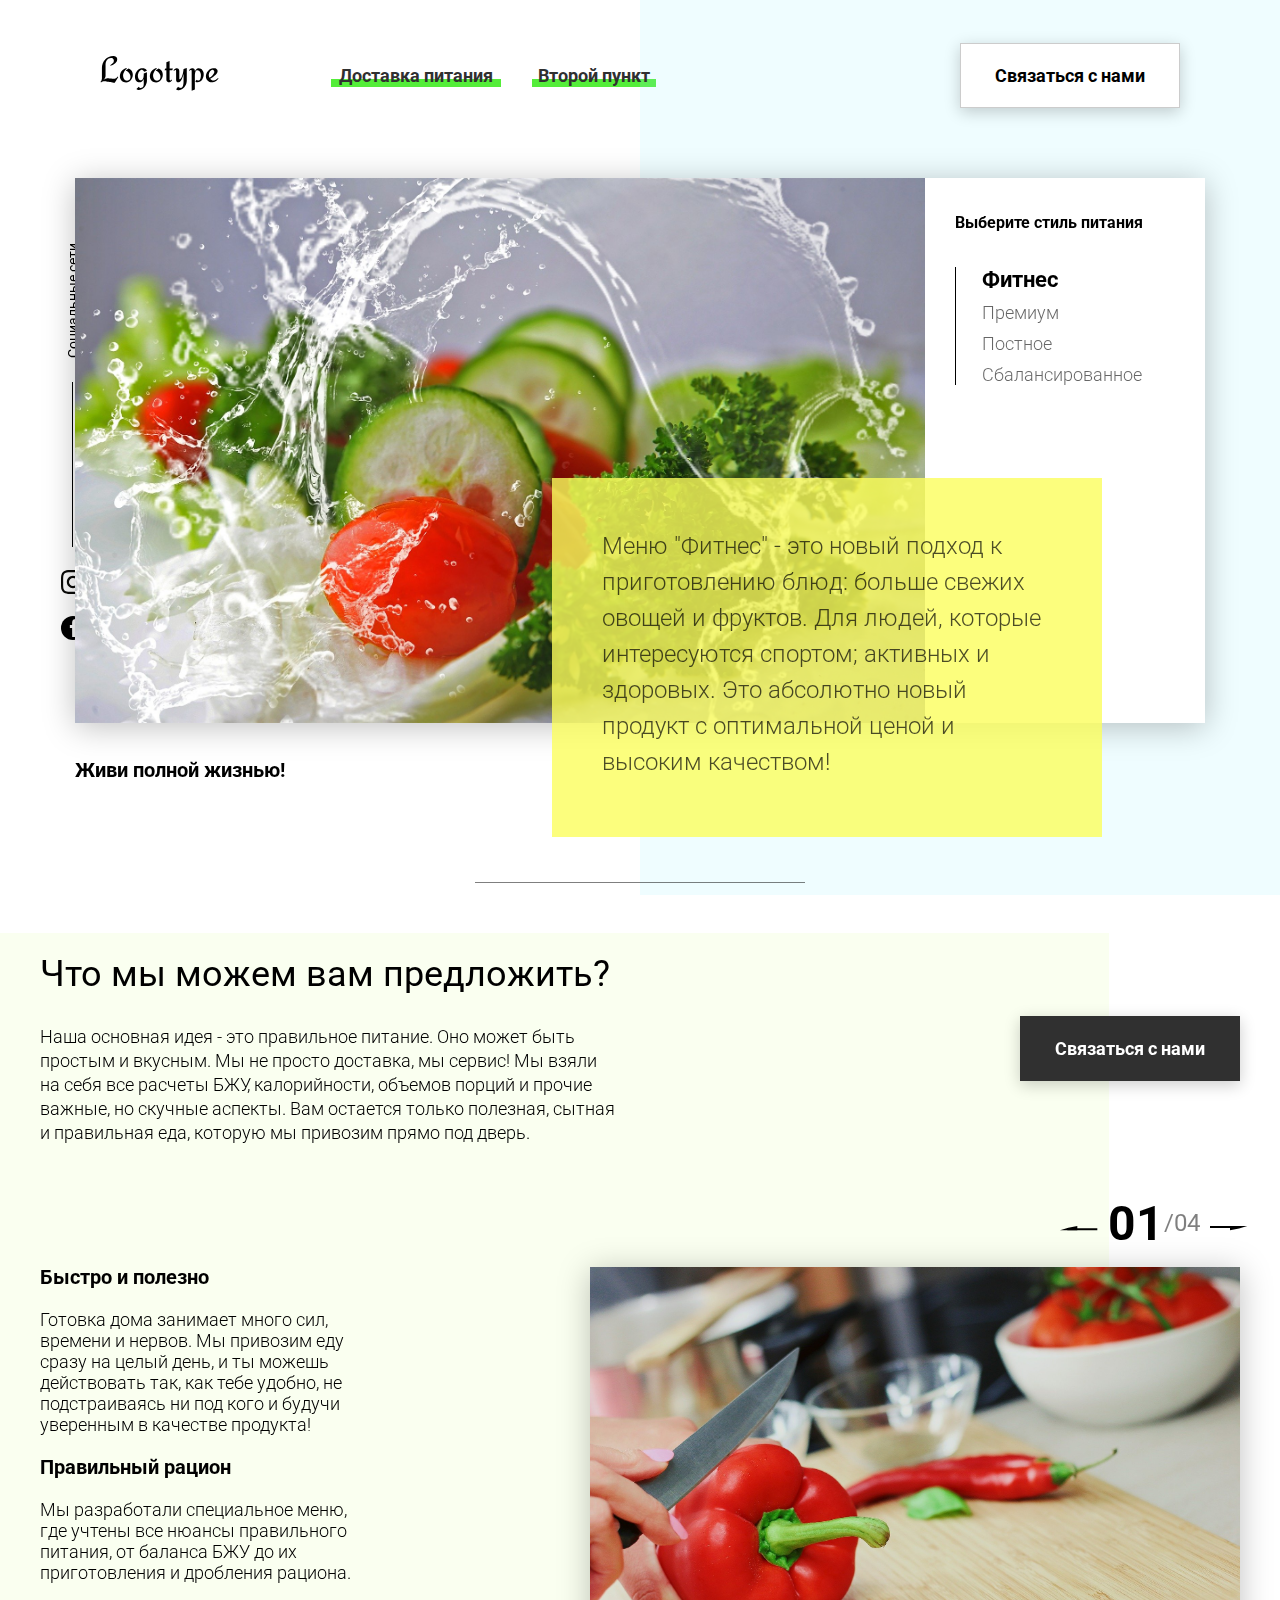
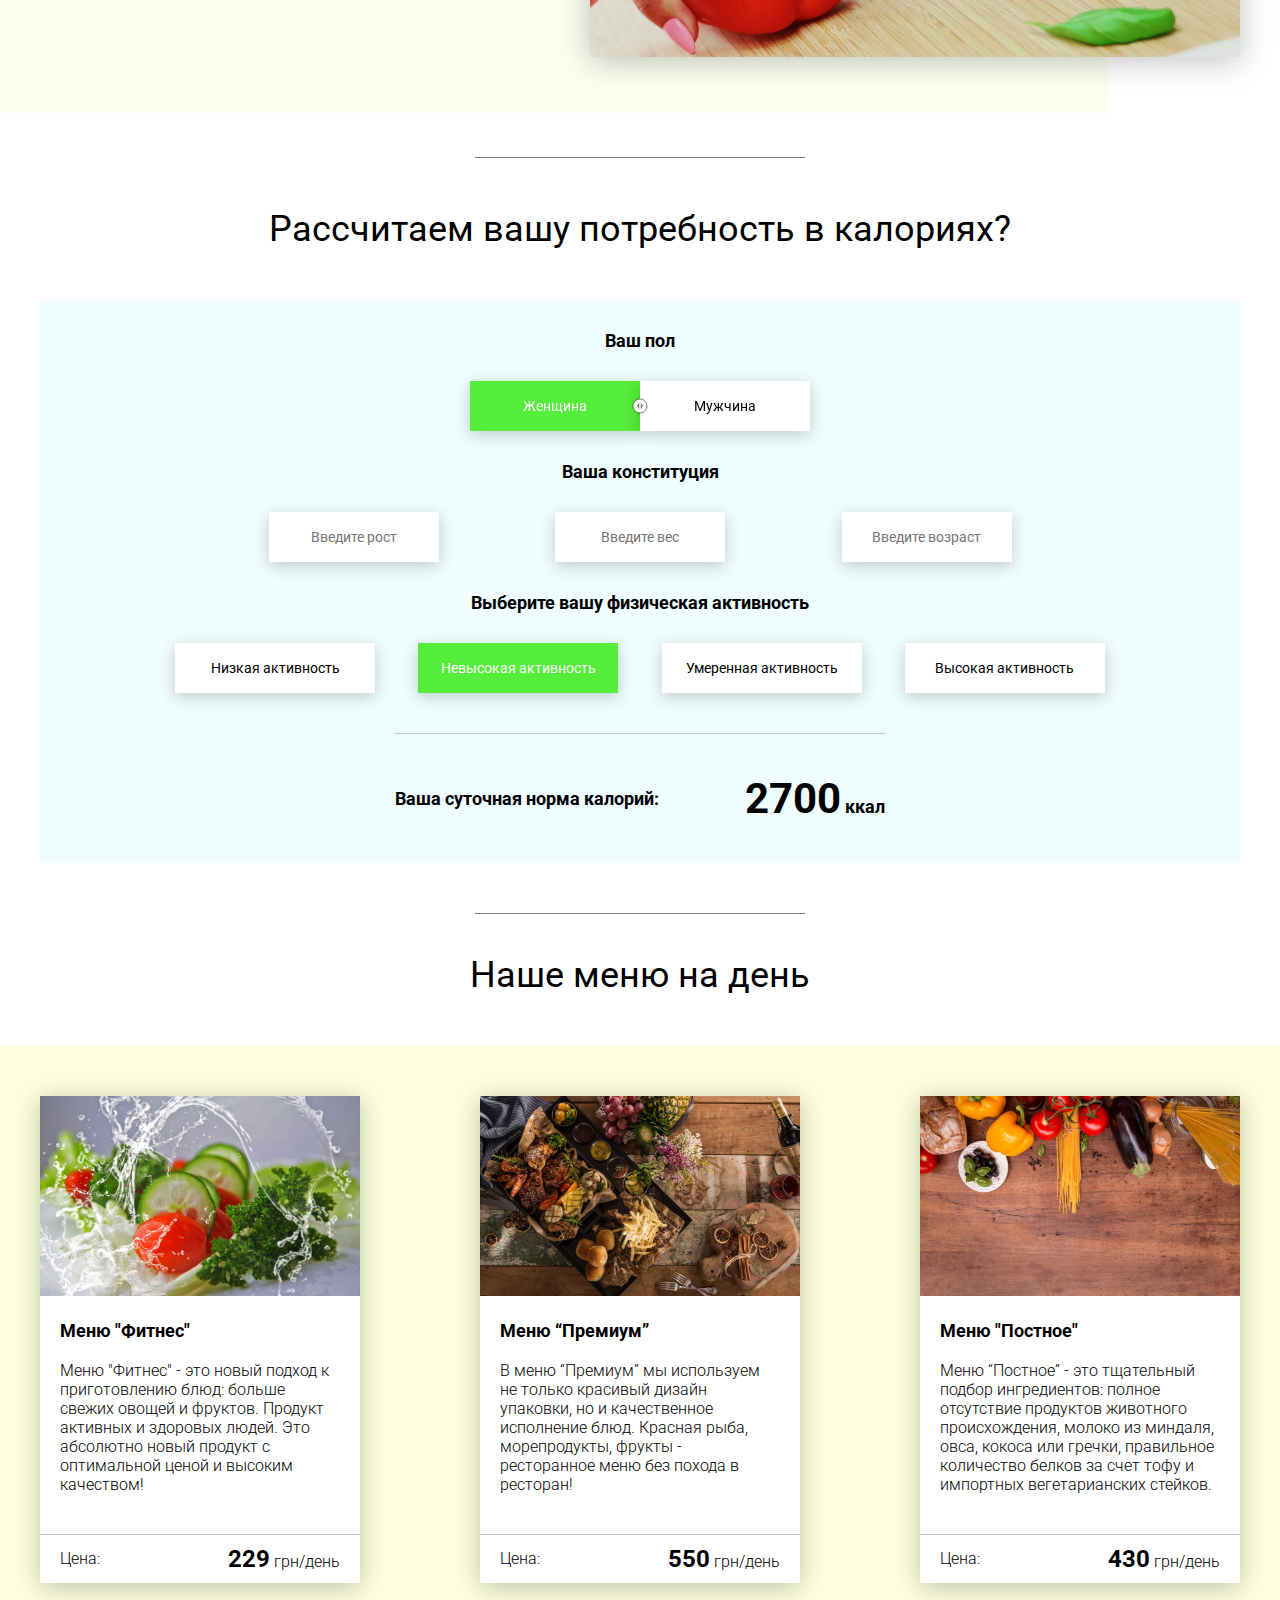
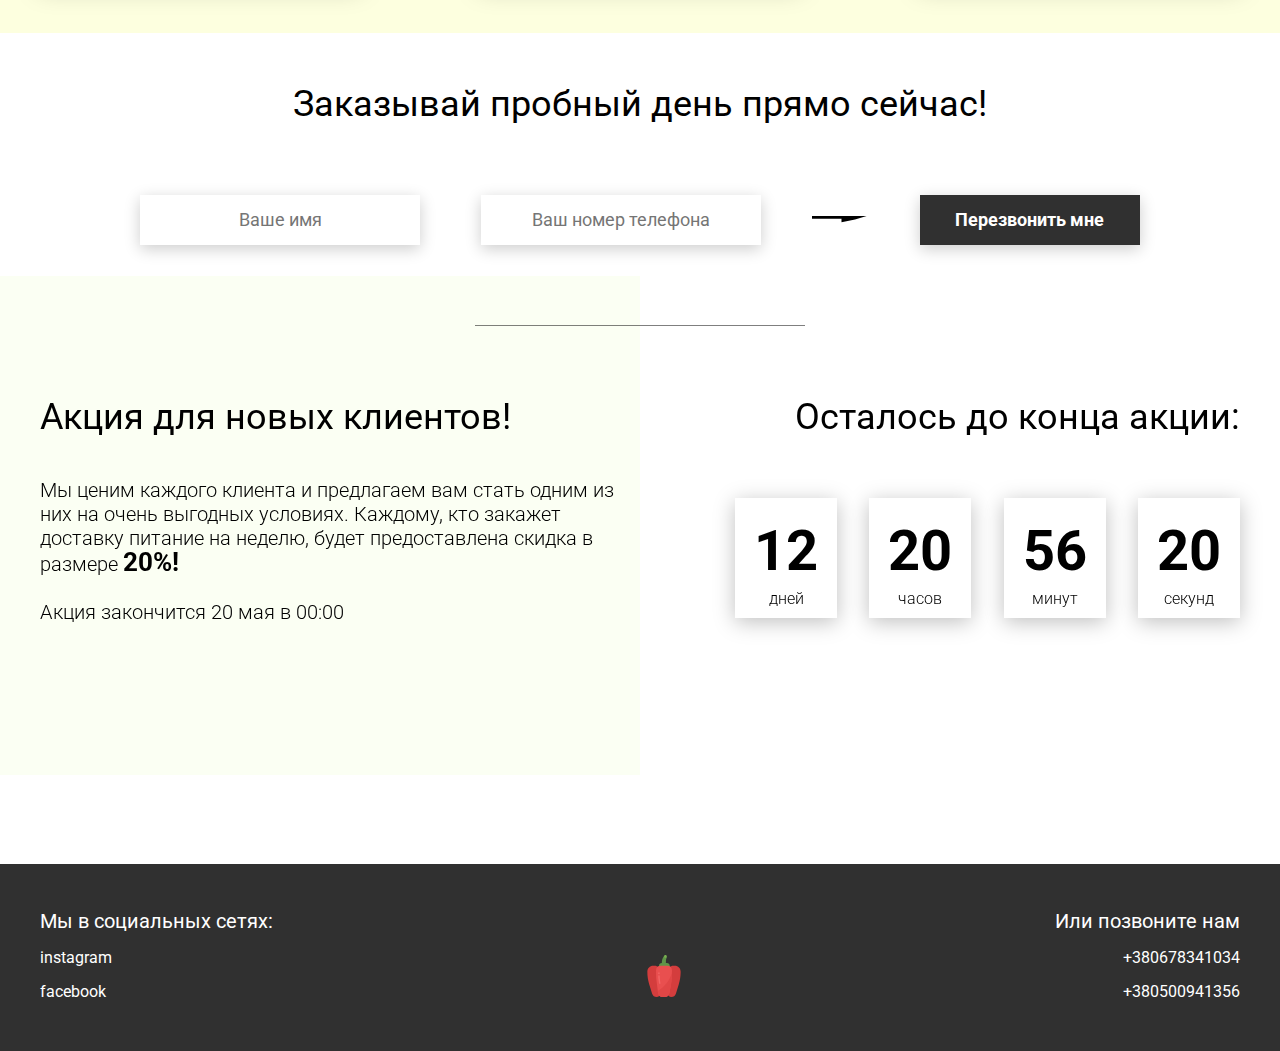
<file: TeamWork-1/index.html>
<!DOCTYPE html>
<html lang="en">

<head>
    <meta charset="UTF-8">
    <meta name="viewport" content="width=device-width, initial-scale=1.0">
    <title>Food</title>
    <link rel="stylesheet" href="css/style.css">
</head>

<body>
    <header class="header">
        <div class="header__left-block">
            <div class="header__logo">
                <img src="icons/logo.svg" alt="Логотип">
            </div>
            <nav class="header__links">
                <a href="#" class="header__link">Доставка питания</a>
                <a href="#" class="header__link">Второй пункт</a>
            </nav>
        </div>
        <div class="header__right-block">
            <button data-modal class="btn btn_white">Связаться с нами</button>
        </div>
    </header>
    <div class="sidepanel">
        <div class="sidepanel__text"><span>Социальные сети</span></div>
        <div class="sidepanel__divider"></div>
        <a href="#" class="sidepanel__icon">
            <img src="icons/instagram.svg" alt="instagram">
        </a>
        <a href="#" class="sidepanel__icon">
            <img src="icons/facebook.svg" alt="facebook">
        </a>
    </div>

    <div class="preview">
        <div class="bgc_blue"></div>
        <div class="container">
            <div class="tabcontainer">
                <div class="tabcontent">
                    <img src="img/tabs/vegy.jpg" alt="vegy">
                    <div class="tabcontent__descr">
                        Меню "Фитнес" - это новый подход к приготовлению блюд: больше свежих овощей и фруктов. Для
                        людей, которые интересуются спортом; активных и здоровых. Это абсолютно новый продукт с
                        оптимальной ценой и высоким качеством!
                    </div>
                </div>
                <div class="tabcontent">
                    <img src="img/tabs/elite.jpg" alt="elite">
                    <div class="tabcontent__descr">
                        Меню “Премиум” - мы используем не только красивый дизайн упаковки, но и качественное исполнение
                        блюд. Красная рыба, морепродукты, фрукты - ресторанное меню без похода в ресторан!
                    </div>
                </div>
                <div class="tabcontent">
                    <img src="img/tabs/post.jpg" alt="post">
                    <div class="tabcontent__descr">
                        Наше специальное “Постное меню” - это тщательный подбор ингредиентов: полное отсутствие
                        продуктов животного происхождения. Полная гармония с собой и природой в каждом элементе! Все
                        будет Ом!
                    </div>
                </div>
                <div class="tabcontent">
                    <img src="img/tabs/vegy.jpg" alt="vegy">
                    <div class="tabcontent__descr">
                        Меню "Сбалансированное" - это соответствие вашего рациона всем научным рекомендациям. Мы
                        тщательно просчитываем вашу потребность в к/б/ж/у и создаем лучшие блюда для вас.
                    </div>
                </div>
                <div class="tabheader">
                    <h3>Выберите стиль питания</h3>
                    <div class="tabheader__items">
                        <div class="tabheader__item tabheader__item_active">Фитнес</div>
                        <div class="tabheader__item">Премиум</div>
                        <div class="tabheader__item">Постное</div>
                        <div class="tabheader__item">Сбалансированное</div>
                    </div>
                </div>
            </div>
            <div class="preview__life">Живи полной жизнью!</div>
        </div>
    </div>

    <div class="divider"></div>

    <div class="offer">
        <div class="bgc_y"></div>
        <div class="container">
            <div class="offer__text">
                <h2 class="title">Что мы можем вам предложить?</h2>
                <div class="offer__descr">
                    Наша основная идея - это правильное питание. Оно может быть простым и вкусным. Мы не просто
                    доставка, мы сервис! Мы взяли на себя все расчеты БЖУ, калорийности, объемов порций и прочие важные,
                    но скучные аспекты. Вам остается только полезная, сытная и правильная еда, которую мы привозим прямо
                    под дверь.
                </div>
            </div>
            <div class="offer__action">
                <button data-modal class="btn btn_dark">Связаться с нами</button>
            </div>
        </div>
        <div class="container">
            <div class="offer__advantages">
                <h2>Быстро и полезно</h2>
                <div class="offer__advantages-text">
                    Готовка дома занимает много сил, времени и нервов. Мы привозим еду сразу на целый день, и ты можешь
                    действовать так, как тебе удобно, не подстраиваясь ни под кого и будучи уверенным в качестве
                    продукта!
                </div>
                <h2>Правильный рацион</h2>
                <div class="offer__advantages-text">
                    Мы разработали специальное меню, где учтены все нюансы правильного питания, от баланса БЖУ до их
                    приготовления и дробления рациона.
                </div>
            </div>
            <div class="offer__slider">
                <div class="offer__slider-counter">
                    <div class="offer__slider-prev">
                        <img src="icons/left.svg" alt="prev">
                    </div>
                    <span id="current">03</span>
                    /
                    <span id="total">04</span>
                    <div class="offer__slider-next">
                        <img src="icons/right.svg" alt="next">
                    </div>
                </div>
                <div class="offer__slider-wrapper">
                    <div class="offer__slide">
                        <img src="img/slider/pepper.jpg" alt="pepper">
                    </div>
                    <div class="offer__slide">
                        <img src="img/slider/food-12.jpg" alt="food">
                    </div>
                    <div class="offer__slide">
                        <img src="img/slider/olive-oil.jpg" alt="oil">
                    </div>
                    <div class="offer__slide">
                        <img src="img/slider/paprika.jpg" alt="paprika">
                    </div>
                </div>
            </div>
        </div>
    </div>

    <div class="divider"></div>

    <div class="calculating">
        <div class="container">
            <h2 class="title">Рассчитаем вашу потребность в калориях?
            </h2>
            <div class="calculating__field">
                <div class="calculating__subtitle">
                    Ваш пол
                </div>
                <div class="calculating__choose" id="gender">
                    <div data-gender="woman" class="calculating__choose-item calculating__choose-item_active">Женщина
                    </div>
                    <div data-gender="man" class="calculating__choose-item">Мужчина</div>
                </div>

                <div class="calculating__subtitle">
                    Ваша конституция
                </div>
                <div class="calculating__choose calculating__choose_medium">
                    <input type="text" id="height" placeholder="Введите рост" class="calculating__choose-item">
                    <input type="text" id="weight" placeholder="Введите вес" class="calculating__choose-item">
                    <input type="text" id="age" placeholder="Введите возраст" class="calculating__choose-item">
                </div>

                <div class="calculating__subtitle">
                    Выберите вашу физическая активность
                </div>
                <div class="calculating__choose calculating__choose_big">
                    <div id="low" class="calculating__choose-item">Низкая активность </div>
                    <div id="small" class="calculating__choose-item calculating__choose-item_active">Невысокая
                        активность</div>
                    <div id="medium" class="calculating__choose-item">Умеренная активность</div>
                    <div id="high" class="calculating__choose-item">Высокая активность</div>
                </div>

                <div class="calculating__divider"></div>

                <div class="calculating__total">
                    <div class="calculating__subtitle">
                        Ваша суточная норма калорий:
                    </div>
                    <div class="calculating__result">
                        <span>2700</span> ккал
                    </div>
                </div>
            </div>
        </div>
    </div>

    <div class="divider"></div>

    <div class="menu">
        <h2 class="title">Наше меню на день</h2>

        <div class="menu__field">
            <div class="container">
                <div class="menu__item">
                    <img src="img/tabs/vegy.jpg" alt="vegy">
                    <h3 class="menu__item-subtitle">Меню "Фитнес"</h3>
                    <div class="menu__item-descr">Меню "Фитнес" - это новый подход к приготовлению блюд: больше свежих
                        овощей и фруктов. Продукт активных и здоровых людей. Это абсолютно новый продукт с оптимальной
                        ценой и высоким качеством!</div>
                    <div class="menu__item-divider"></div>
                    <div class="menu__item-price">
                        <div class="menu__item-cost">Цена:</div>
                        <div class="menu__item-total"><span>229</span> грн/день</div>
                    </div>
                </div>
                <div class="menu__item">
                    <img src="img/tabs/elite.jpg" alt="elite">
                    <h3 class="menu__item-subtitle">Меню “Премиум”</h3>
                    <div class="menu__item-descr">В меню “Премиум” мы используем не только красивый дизайн упаковки, но
                        и качественное исполнение блюд. Красная рыба, морепродукты, фрукты - ресторанное меню без похода
                        в ресторан!</div>
                    <div class="menu__item-divider"></div>
                    <div class="menu__item-price">
                        <div class="menu__item-cost">Цена:</div>
                        <div class="menu__item-total"><span>550</span> грн/день</div>
                    </div>
                </div>
                <div class="menu__item">
                    <img src="img/tabs/post.jpg" alt="post">
                    <h3 class="menu__item-subtitle">Меню "Постное"</h3>
                    <div class="menu__item-descr">Меню “Постное” - это тщательный подбор ингредиентов: полное отсутствие
                        продуктов животного происхождения, молоко из миндаля, овса, кокоса или гречки, правильное
                        количество белков за счет тофу и импортных вегетарианских стейков. </div>
                    <div class="menu__item-divider"></div>
                    <div class="menu__item-price">
                        <div class="menu__item-cost">Цена:</div>
                        <div class="menu__item-total"><span>430</span> грн/день</div>
                    </div>
                </div>
            </div>
        </div>
    </div>

    <div class="order">
        <div class="container">
            <div class="title">Заказывай пробный день прямо сейчас!</div>
            <form action="#" class="order__form">
                <input required placeholder="Ваше имя" name="name" type="text" class="order__input">
                <input required placeholder="Ваш номер телефона" name="phone" type="phone" class="order__input">
                <img src="icons/right.svg" alt="right">
                <button class="btn btn_dark btn_min">Перезвонить мне</button>
            </form>
        </div>
    </div>

    <div class="divider"></div>

    <div class="promotion">
        <div class="bgc_y"></div>
        <div class="container">
            <div class="promotion__text">
                <div class="title">Акция для новых клиентов!</div>
                <div class="promotion__descr">
                    Мы ценим каждого клиента и предлагаем вам стать одним из них на очень выгодных условиях.
                    Каждому, кто закажет доставку питание на неделю, будет предоставлена скидка в размере
                    <span>20%!</span>
                    <br><br>
                    Акция закончится 20 мая в 00:00
                </div>
            </div>
            <div class="promotion__timer">
                <div class="title">Осталось до конца акции:</div>
                <div class="timer">
                    <div class="timer__block">
                        <span id="days">12</span>
                        дней
                    </div>
                    <div class="timer__block">
                        <span id="hours">20</span>
                        часов
                    </div>
                    <div class="timer__block">
                        <span id="minutes">56</span>
                        минут
                    </div>
                    <div class="timer__block">
                        <span id="seconds">20</span>
                        секунд
                    </div>
                </div>
            </div>
        </div>
    </div>

    <footer class="footer">
        <div class="container">
            <div class="social">
                <div class="subtitle">Мы в социальных сетях:</div>
                <a href="#" class="link">instagram</a>
                <a href="#" class="link">facebook</a>
            </div>
            <div class="pepper">
                <img src="icons/veg.svg" alt="pepper">
            </div>
            <div class="call">
                <div class="subtitle">Или позвоните нам</div>
                <a href="#" class="link">+380678341034</a>
                <a href="#" class="link">+380500941356</a>
            </div>
        </div>
    </footer>

    <div class="modal">
        <div class="modal__dialog">
            <div class="modal__content">
                <form action="#">
                    <div data-close class="modal__close">&times;</div>
                    <div class="modal__title">Мы свяжемся с вами как можно быстрее!</div>
                    <input required placeholder="Ваше имя" name="name" type="text" class="modal__input">
                    <input required placeholder="Ваш номер телефона" name="phone" type="phone" class="modal__input">
                    <button class="btn btn_dark btn_min">Перезвонить мне</button>
                </form>
            </div>
        </div>
    </div>
    <script src="script.js"></script>
</body>

</html>
</file>
<file: TeamWork-1/css/style.css>
@import url(https://fonts.googleapis.com/css?family=Roboto:300,400,700&display=swap&subset=cyrillic-ext);

* {
    box-sizing: border-box;
    margin: 0;
    padding: 0;
    font-family: Roboto, sans-serif
}

a {
    text-decoration: none
}

.btn {
    width: 220px;
    height: 65px;
    display: flex;
    justify-content: center;
    align-items: center;
    background-color: #fff;
    font-size: 18px;
    font-weight: 700;
    border: 1px solid rgba(0, 0, 0, .2);
    box-shadow: 0 4px 15px rgba(0, 0, 0, .2);
    cursor: pointer;
    transition: .3s all;
    outline: 0
}

.btn_white {
    background-color: #fff
}

.btn_dark {
    background-color: #303030;
    color: #fff;
    border: none
}

.btn_min {
    height: 50px
}

.btn:hover {
    box-shadow: 0 4px 30px rgba(0, 0, 0, .3)
}

.container {
    max-width: 1200px;
    margin: 0 auto
}

.divider {
    width: 330px;
    height: 1px;
    margin: 0 auto;
    background-color: rgba(0, 0, 0, .5)
}

.title {
    font-size: 36px;
    font-weight: 400
}

.header {
    display: flex;
    justify-content: space-between;
    align-items: center;
    height: 150px;
    padding: 0 100px
}

.header__left-block {
    display: flex;
    justify-content: space-between;
    min-width: 550px
}

.header__logo {
    max-width: 170px
}

.header__logo img {
    width: 100%
}

.header__links {
    display: flex;
    align-items: center
}

.header__link {
    position: relative;
    margin-right: 45px;
    font-weight: 700;
    font-size: 18px;
    color: #303030
}

.header__link:after {
    content: '';
    position: absolute;
    display: block;
    width: 110%;
    left: -5%;
    bottom: -1px;
    z-index: -1;
    height: 8px;
    background: #54ed39
}

.header__link:last-child {
    margin-right: 0
}

.sidepanel {
    position: fixed;
    left: 60px;
    top: 240px;
    height: 400px;
    width: 25px;
    display: flex;
    flex-direction: column;
    justify-content: space-between;
    align-items: center
}

.sidepanel__text {
    width: 120px;
    height: 120px;
    font-size: 14px
}

.sidepanel__text span {
    display: flex;
    transform: rotate(-90deg) translateX(-50px)
}

.sidepanel__divider {
    width: 1px;
    height: 165px;
    background-color: #000
}

.sidepanel__icon {
    width: 24px;
    height: 24px
}

.sidepanel__icon img {
    width: 100%
}

.preview {
    padding: 28px 0 100px 0;
    position: relative
}

.preview__life {
    font-weight: 700;
    font-size: 20px;
    margin-left: 35px;
    margin-top: 35px
}

.bgc_blue {
    position: absolute;
    right: 0;
    top: -155px;
    width: 50vw;
    height: 900px;
    background: rgba(146, 242, 255, .15);
    z-index: -1
}

.tabcontainer {
    display: flex;
    width: 1130px;
    margin: 0 auto;
    box-shadow: 0 4px 30px rgba(0, 0, 0, .25)
}

.tabcontent {
    width: 850px;
    position: relative
}

.tabcontent img {
    width: 100%;
    height: 100%;
    object-fit: cover
}

.tabcontent__descr {
    position: absolute;
    top: 300px;
    right: -177px;
    width: 550px;
    height: 359px;
    background: rgba(251, 254, 93, .8);
    padding: 50px;
    font-size: 24px;
    font-weight: 300;
    line-height: 36px;
    color: rgba(0, 0, 0, .7)
}

.tabheader {
    width: 280px;
    padding: 35px 30px;
    background-color: #fff
}

.tabheader h3 {
    font-weight: 700;
    font-size: 16px
}

.tabheader__items {
    margin-top: 35px;
    padding-left: 26px;
    border-left: 1px solid #000
}

.tabheader__item {
    font-weight: 700;
    font-size: 18px;
    font-weight: 300;
    margin-top: 10px;
    color: rgba(0, 0, 0, .6);
    cursor: pointer;
    transition: .3s all
}

.tabheader__item_active {
    color: #000;
    font-size: 22px;
    font-weight: 700
}

.offer {
    padding: 70px 0 100px 0;
    position: relative
}

.offer .container {
    display: flex;
    justify-content: space-between
}

.offer .bgc_y {
    position: absolute;
    width: 1109px;
    height: 780px;
    background: rgba(243, 255, 222, .45);
    z-index: -1;
    top: 50px
}

.offer__text {
    width: 580px
}

.offer__descr {
    font-size: 18px;
    margin-top: 30px;
    font-weight: 300;
    line-height: 24px
}

.offer__action {
    display: flex;
    align-items: center;
    justify-content: flex-end
}

.offer__advantages {
    width: 330px;
    margin-top: 50px
}

.offer__advantages h2 {
    font-weight: 700;
    font-size: 20px;
    margin-top: 20px
}

.offer__advantages h2:first-child {
    margin-top: 70px
}

.offer__advantages-text {
    margin-top: 20px;
    font-size: 18px;
    font-weight: 300;
    line-height: 21px
}

.offer__slider {
    width: 650px;
    margin-top: 50px;
    display: flex;
    flex-direction: column;
    align-items: flex-end
}

.offer__slider-counter {
    display: flex;
    width: 180px;
    align-items: center;
    font-size: 24px;
    color: rgba(0, 0, 0, .5)
}

.offer__slider-wrapper {
    width: 100%;
    margin-top: 15px;
    box-shadow: 0 4px 30px rgba(0, 0, 0, .25)
}

.offer__slider-prev {
    margin-right: 10px;
    cursor: pointer
}

.offer__slider-next {
    margin-left: 10px;
    cursor: pointer
}

.offer__slider #current {
    font-size: 48px;
    font-weight: 700;
    color: #000
}

.offer__slide {
    width: 100%;
    height: 390px
}

.offer__slide img {
    width: 100%;
    height: 100%;
    object-fit: cover
}

.calculating {
    padding: 50px 0
}

.calculating .title {
    text-align: center
}

.calculating__field {
    width: 100%;
    margin-top: 50px;
    background: rgba(146, 242, 255, .15);
    padding: 30px 0 40px 0
}

.calculating__subtitle {
    text-align: center;
    font-size: 18px;
    font-weight: 700;
    margin-top: 30px
}

.calculating__subtitle:first-child {
    margin-top: 0
}

.calculating #gender:after {
    content: '';
    position: absolute;
    top: 50%;
    transform: translateY(-50%);
    display: block;
    width: 16px;
    height: 16px;
    background: url(../icons/switch.svg) center center/cover no-repeat
}

.calculating__choose {
    position: relative;
    display: flex;
    margin-top: 30px;
    justify-content: center
}

.calculating__choose-item {
    display: flex;
    align-items: center;
    justify-content: center;
    width: 170px;
    height: 50px;
    padding: 0 10px;
    background: #fff;
    box-shadow: 0 4px 15px rgba(0, 0, 0, .2);
    border: none;
    text-align: center;
    font-size: 14px;
    cursor: pointer;
    outline: 0;
    transition: .3s all
}

.calculating__choose-item_active {
    color: #fff;
    background-color: #54ed39
}

.calculating__choose_medium {
    width: 743px;
    justify-content: space-between;
    margin: 30px auto 0 auto
}

.calculating__choose_big {
    width: 930px;
    justify-content: space-between;
    margin: 30px auto 0 auto
}

.calculating__choose_big .calculating__choose-item {
    width: 200px
}

.calculating__divider {
    width: 490px;
    height: 1px;
    margin: 40px auto;
    background-color: rgba(0, 0, 0, .2)
}

.calculating__total {
    width: 490px;
    margin: 0 auto;
    display: flex;
    justify-content: space-between;
    align-items: center
}

.calculating__result {
    font-size: 18px;
    font-weight: 700
}

.calculating__result span {
    font-size: 42px
}

.menu {
    padding: 40px 0 50px 0
}

.menu .container {
    display: flex;
    justify-content: space-between;
    align-items: flex-start
}

.menu .title {
    text-align: center
}

.menu__field {
    margin-top: 50px;
    padding: 50px 0;
    width: 100%;
    background: rgba(249, 254, 126, .25)
}

.menu__item {
    width: 320px;
    min-height: 450px;
    background: #fff;
    box-shadow: 0 4px 25px rgba(0, 0, 0, .25);
    font-size: 16px;
    font-weight: 300
}

.menu__item img {
    width: 100%;
    height: 200px;
    object-fit: cover
}

.menu__item-subtitle {
    font-weight: 700;
    font-size: 18px;
    padding: 0 20px;
    margin-top: 20px
}

.menu__item-descr {
    margin-top: 20px;
    padding: 0 20px
}

.menu__item-divider {
    width: 100%;
    height: 1px;
    background-color: rgba(0, 0, 0, .25);
    margin-top: 40px
}

.menu__item-price {
    display: flex;
    justify-content: space-between;
    align-items: center;
    padding: 10px 20px
}

.menu__item-price span {
    font-size: 24px;
    font-weight: 700
}

.order {
    padding-bottom: 80px
}

.order .title {
    text-align: center
}

.order__form {
    margin-top: 70px;
    padding: 0 100px;
    display: flex;
    justify-content: space-between;
    align-items: center
}

.order__form img {
    transform: scale(1.5)
}

.order__input {
    width: 280px;
    height: 50px;
    background: #fff;
    box-shadow: 0 4px 15px rgba(0, 0, 0, .2);
    border: none;
    font-size: 18px;
    text-align: center;
    padding: 0 20px;
    outline: 0
}

.promotion {
    padding: 70px 0 240px 0;
    position: relative
}

.promotion .container {
    display: flex
}

.promotion .bgc_y {
    position: absolute;
    width: 50%;
    height: 499px;
    background: rgba(243, 255, 222, .35);
    z-index: -1;
    top: -50px;
    left: 0
}

.promotion__text {
    width: 50%
}

.promotion__descr {
    margin-top: 40px;
    font-size: 20px;
    line-height: 24px;
    font-weight: 300
}

.promotion__descr span {
    font-weight: 700;
    font-size: 26px
}

.promotion__timer {
    width: 50%
}

.promotion__timer .title {
    text-align: right
}

.promotion__timer .timer {
    margin-top: 60px;
    padding-left: 95px;
    display: flex;
    justify-content: space-between;
    align-items: center
}

.promotion__timer .timer__block {
    width: 102px;
    height: 120px;
    background: #fff;
    box-shadow: 0 4px 20px rgba(0, 0, 0, .25);
    font-size: 16px;
    font-weight: 300;
    text-align: center
}

.promotion__timer .timer__block span {
    display: block;
    margin-top: 20px;
    margin-bottom: 5px;
    font-size: 56px;
    font-weight: 700
}

.footer {
    min-height: 180px;
    background-color: #303030;
    padding: 45px 0 50px 0;
    color: #fff
}

.footer .container {
    height: 100%;
    display: flex;
    justify-content: space-between;
    align-items: flex-end
}

.footer .subtitle {
    font-size: 20px
}

.footer .link {
    display: block;
    margin-top: 15px;
    font-size: 16px;
    color: #fff
}

.footer .call {
    text-align: right
}

.modal {
    position: fixed;
    top: 0;
    left: 0;
    z-index: 1050;
    display: none;
    width: 100%;
    height: 100%;
    overflow: hidden;
    background-color: rgba(0, 0, 0, .5)
}

.modal__dialog {
    max-width: 500px;
    margin: 40px auto
}

.modal__content {
    position: relative;
    width: 100%;
    padding: 40px;
    background-color: #fff;
    border: 1px solid rgba(0, 0, 0, .2);
    border-radius: 4px;
    max-height: 80vh;
    overflow-y: auto
}

.modal__close {
    position: absolute;
    top: 8px;
    right: 14px;
    font-size: 30px;
    color: #000;
    opacity: .5;
    font-weight: 700;
    border: none;
    background-color: transparent;
    cursor: pointer
}

.modal__title {
    text-align: center;
    font-size: 22px;
    text-transform: uppercase
}

.modal__input {
    display: block;
    margin: 20px auto 20px auto;
    width: 280px;
    height: 50px;
    background: #fff;
    box-shadow: 0 4px 15px rgba(0, 0, 0, .2);
    border: none;
    font-size: 18px;
    text-align: center;
    padding: 0 20px;
    outline: 0
}

.modal .btn {
    display: block;
    width: 280px;
    margin: 0 auto
}

.show {
    display: block;
}

.hide {
    display: none;
}

.fade {
    animation-name: fade;
    animation-duration: 1.5s;
}

@keyframes fade {
    from {
        opacity: 0.1;
    }

    to {
        opacity: 1;
    }
}
</file>
